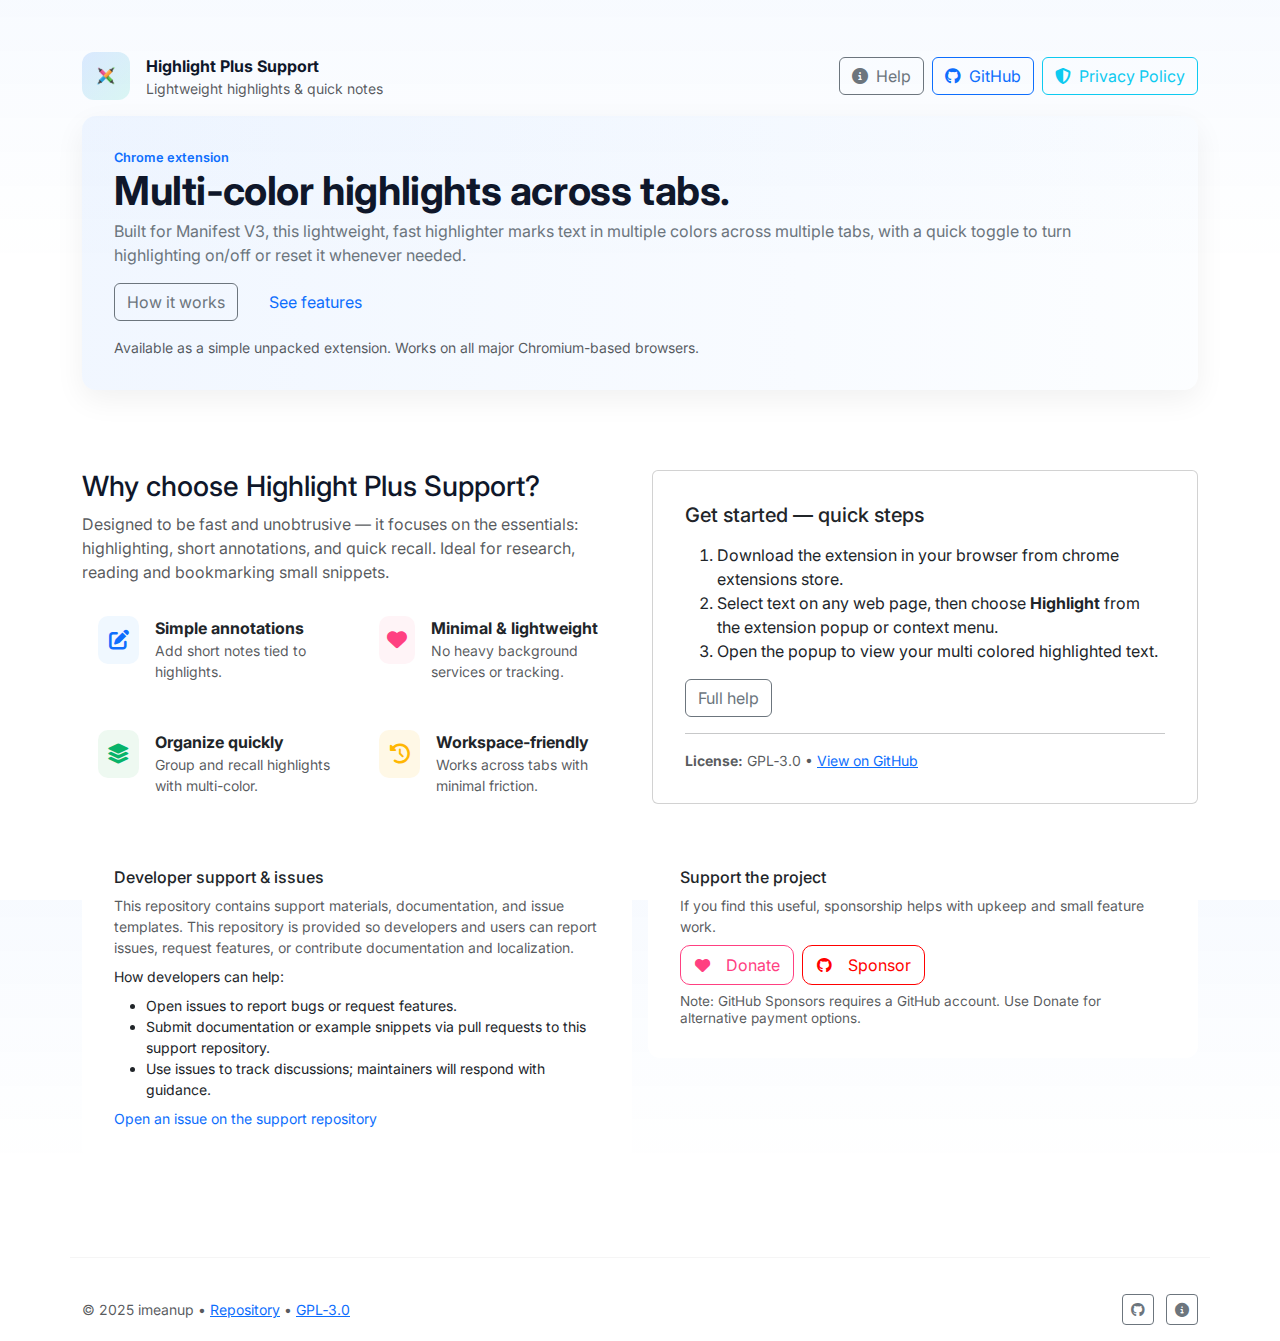
<file: docs/index.html>
<!doctype html>
<html lang="en">
<head>
    <meta charset="utf-8" />
    <meta name="viewport" content="width=device-width, initial-scale=1" />
    <meta name="theme-color" content="#0d6efd" />
    <title>Highlight Plus Support — Lightweight annotation & highlights</title>
    <meta name="description" content="Highlight Plus Support — a compact browser extension for highlighting, quick annotations and saving snippets." />

    <!-- Fonts & icons -->
    <link rel="preconnect" href="https://fonts.googleapis.com">
    <link rel="preconnect" href="https://fonts.gstatic.com" crossorigin>
    <link href="https://fonts.googleapis.com/css2?family=Inter:wght@300;400;600;700&display=swap" rel="stylesheet">
    <link href="https://cdnjs.cloudflare.com/ajax/libs/font-awesome/6.4.0/css/all.min.css" rel="stylesheet">
    <link rel="icon" type="image/png" sizes="19x19" href="assets/icons/19x19.png">
    

    <!-- Bootstrap CSS -->
    <link href="https://cdn.jsdelivr.net/npm/bootstrap@5.3.2/dist/css/bootstrap.min.css" rel="stylesheet">
    <link rel="stylesheet" href="css/home.css"/>
</head>
<body>
    <header class="site-header">
        <div class="container">
        <div class="d-flex align-items-center justify-content-between mb-3">
            <div class="d-flex align-items-center gap-3">
            <div class="brand-icon" aria-hidden="false">
                <img src="assets/src/48x48.png" alt="Highlight Plus Support logo" class="brand-logo">
            </div>

            <div>
                <strong>Highlight Plus Support</strong>
                <div class="text-muted small">Lightweight highlights & quick notes</div>
            </div>
            </div>
            <div class="d-flex align-items-center gap-2">
            <a class="btn btn-outline-secondary" href="help.html" aria-label="Open help guide"><i class="fa-solid fa-circle-info me-2"></i>Help</a>
            <a class="btn btn-outline-primary" href="https://github.com/imeanup/highlighter-support" aria-label="Open GitHub repository"><i class="fa-brands fa-github me-2"></i>GitHub</a>
            <a class="btn btn-outline-info" href="https://imeanup.github.io/highlighter-support/privacy-policy.html" aria-label="Privacy Policy"><i class="fa-solid fa-shield-halved me-2"></i>Privacy Policy</a>

            </div>
        </div>

        <div class="hero">
            <div style="flex:1;min-width:220px">
            <div class="kicker">Chrome extension</div>
            <h1>Multi‑color highlights across tabs.</h1>
            <p class="lead-muted">Built for Manifest V3, this lightweight, fast highlighter marks text in multiple colors across multiple tabs, with a quick toggle to turn highlighting on/off or reset it whenever needed.</p>

            <div class="d-flex align-items-center cta-row mt-3">
                <a class="btn btn-outline-secondary" href="help.html">How it works</a>
                <a class="btn btn-link text-decoration-none ms-2" href="#features">See features</a>
            </div>

            <div class="mt-3 text-muted small">Available as a simple unpacked extension. Works on all major Chromium-based browsers.</div>
            </div>

            <div class="d-none d-md-block text-center" aria-hidden="true">
            </div>
        </div>

        </div>
    </header>

    <main class="container py-5">
        <section id="features" class="mb-4">
        <div class="row align-items-start g-4">
            <div class="col-12 col-lg-6">
            <h2 class="h3 mb-2">Why choose Highlight Plus Support?</h2>
            <p class="text-muted">Designed to be fast and unobtrusive — it focuses on the essentials: highlighting, short annotations, and quick recall. Ideal for research, reading and bookmarking small snippets.</p>

            <div class="grid-features mt-3">
                <div class="card p-3 feature-card">
                <div class="d-flex align-items-start gap-3">
                    <div class="fa-stack" style="background:#f0f8ff;padding:8px;color:var(--accent)"><i class="fa-solid fa-pen-to-square fa-lg"></i></div>
                    <div>
                    <strong>Simple annotations</strong>
                    <div class="text-muted small">Add short notes tied to highlights.</div>
                    </div>
                </div>
                </div>

                <div class="card p-3 feature-card">
                <div class="d-flex align-items-start gap-3">
                    <div class="fa-stack" style="background:#fff4f7;padding:8px;color:var(--sponsor)"><i class="fa-solid fa-heart fa-lg"></i></div>
                    <div>
                    <strong>Minimal & lightweight</strong>
                    <div class="text-muted small">No heavy background services or tracking.</div>
                    </div>
                </div>
                </div>

                <div class="card p-3 feature-card">
                <div class="d-flex align-items-start gap-3">
                    <div class="fa-stack" style="background:#eef9f1;padding:8px;color:#07b36a"><i class="fa-solid fa-fw fa-layer-group fa-lg"></i></div>
                    <div>
                    <strong>Organize quickly</strong>
                    <div class="text-muted small">Group and recall highlights with multi-color.</div>
                    </div>
                </div>
                </div>

                <div class="card p-3 feature-card">
                <div class="d-flex align-items-start gap-3">
                    <div class="fa-stack" style="background:#fff8e6;padding:8px;color:#ffb703"><i class="fa-solid fa-fw fa-clock-rotate-left fa-lg"></i></div>
                    <div>
                    <strong>Workspace-friendly</strong>
                    <div class="text-muted small">Works across tabs with minimal friction.</div>
                    </div>
                </div>
                </div>
            </div>
            </div>

            <aside class="col-12 col-lg-6">
            <div class="card p-3 h-100">
                <div class="card-body">
                <h3 class="h5">Get started — quick steps</h3>
                <ol class="mt-3">
                    <li>Download the extension in your browser from chrome extensions store.</li>
                    <li>Select text on any web page, then choose <strong>Highlight</strong> from the extension popup or context menu.</li>
                    <li>Open the popup to view your multi colored highlighted text.</li>
                </ol>

                <div id="get-started" class="mt-3">
                    <a class="btn btn-outline-secondary" href="help.html">Full help</a>
                </div>

                <hr>

                <div class="small text-muted">
                    <strong>License:</strong> GPL‑3.0 • <a href="https://github.com/imeanup/highlighter-support/blob/main/LICENSE">View on GitHub</a>
                </div>
                </div>
            </div>
            </aside>
        </div>
        </section>

        <section class="mt-4">
        <div class="row g-3">
            <div class="col-12 col-md-6">
            <div class="card feature-card p-3">
                <div class="card-body">
                    <h4 class="h6">Developer support & issues</h4>
                    <p class="text-muted small mb-2">This repository contains support materials, documentation, and issue templates. This repository is provided so developers and users can report issues, request features, or contribute documentation and localization.</p>
                    <p class="small mb-2">How developers can help:</p>
                    <ul class="small mb-2">
                        <li>Open issues to report bugs or request features.</li>
                        <li>Submit documentation or example snippets via pull requests to this support repository.</li>
                        <li>Use issues to track discussions; maintainers will respond with guidance.</li>
                    </ul>
                    <div class = "small">
                        <a href="https://github.com/imeanup/highlighter-support/issues"
                            class="text-decoration-none">Open an issue on the support repository
                        </a>
                    </div>
                </div>
            </div>
            </div>

            <div class="col-12 col-md-6">
                <div class="card feature-card p-3">
                    <div class="card-body">
                        <h4 class="h6">Support the project</h4>
                        <p class="text-muted small mb-2">If you find this useful, sponsorship helps with upkeep and small feature work.</p>
                        <div class="support-buttons d-flex flex-wrap align-items-center gap-2">

                            <a class="btn btn-sponsor btn-sponsor-sp" href="donate.html" aria-label="Donate">
                                <i class="fa-solid fa-heart me-2" aria-hidden="true"></i>
                                <span class="label">Donate</span>
                                <span class="hover-text" aria-hidden="true">Donate</span>
                            </a>
                        
                            <a class="btn btn-sponsor btn-sponsor-gh" href="https://github.com/sponsors/imeanup"
                                aria-label="Sponsor via GitHub" title="Sponsor on GitHub (requires a GitHub account)">
                                <i class="fa-brands fa-github me-2" aria-hidden="true"></i>
                                <span class="label">Sponsor</span>
                                <span class="hover-text"><i aria-hidden="true"></i>GitHub Sponsor</span>
                            </a>
                        </div>

                        <p class="sponsor-note small text-muted mt-2 mb-0">
                            Note: GitHub Sponsors requires a GitHub account. Use Donate for alternative payment options.
                        </p>
                    </div>
                </div>
            </div>
        </div>
        </section>
    </main>

    <footer class="footer container">
        <div class="d-flex flex-column flex-md-row justify-content-between align-items-center py-3">
        <div class="small text-muted">© 2025 imeanup • <a href="https://github.com/imeanup/highlighter-support">Repository</a> • <a href="https://github.com/imeanup/highlighter-support/blob/main/LICENSE">GPL‑3.0</a></div>
        <div class="mt-2 mt-md-0">
            <a class="btn btn-sm btn-outline-secondary me-2" href="https://github.com/imeanup/highlighter-support" aria-label="GitHub"><i class="fa-brands fa-github"></i></a>
            <a class="btn btn-sm btn-outline-secondary" href="help.html" aria-label="Help"><i class="fa-solid fa-circle-info"></i></a>
        </div>
        </div>
    </footer>

    <script src="https://cdn.jsdelivr.net/npm/bootstrap@5.3.2/dist/js/bootstrap.bundle.min.js"></script>
    <script>
        (function(){
            if (window.matchMedia('(prefers-reduced-motion: reduce)').matches) return;
            document.querySelectorAll('.feature-card').forEach(el=>{
                el.style.transition = 'transform .18s ease, box-shadow .18s ease';
            });
        })();

        (function () {
            if (!('ontouchstart' in window)) return;
            document.querySelectorAll('.btn-sponsor').forEach(btn => {
            btn.addEventListener('touchstart', function (ev) {
                this.classList.add('hovered');
            }, { passive: true });
            btn.addEventListener('touchend', function (ev) {
                setTimeout(() => this.classList.remove('hovered'), 700);
            }, { passive: true });
            });
        })();
    </script>
</body>
</html>
</file>
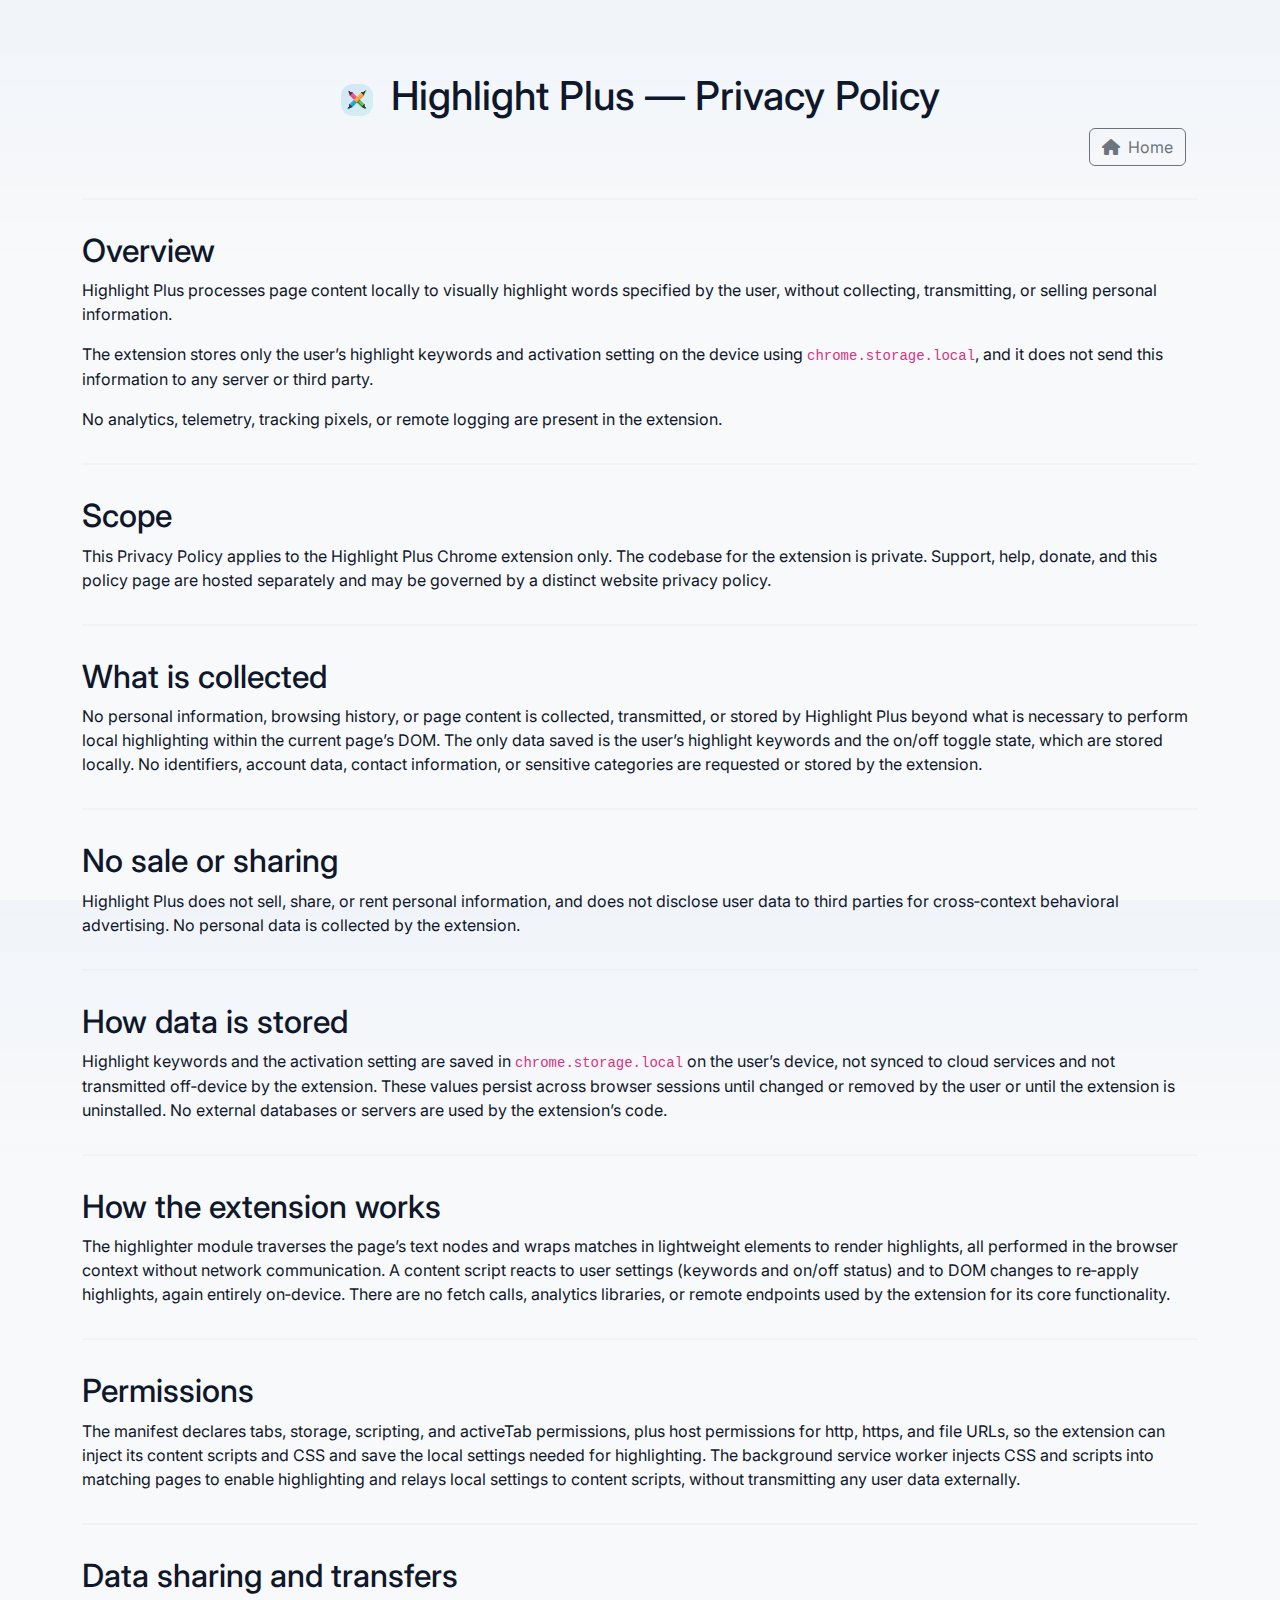
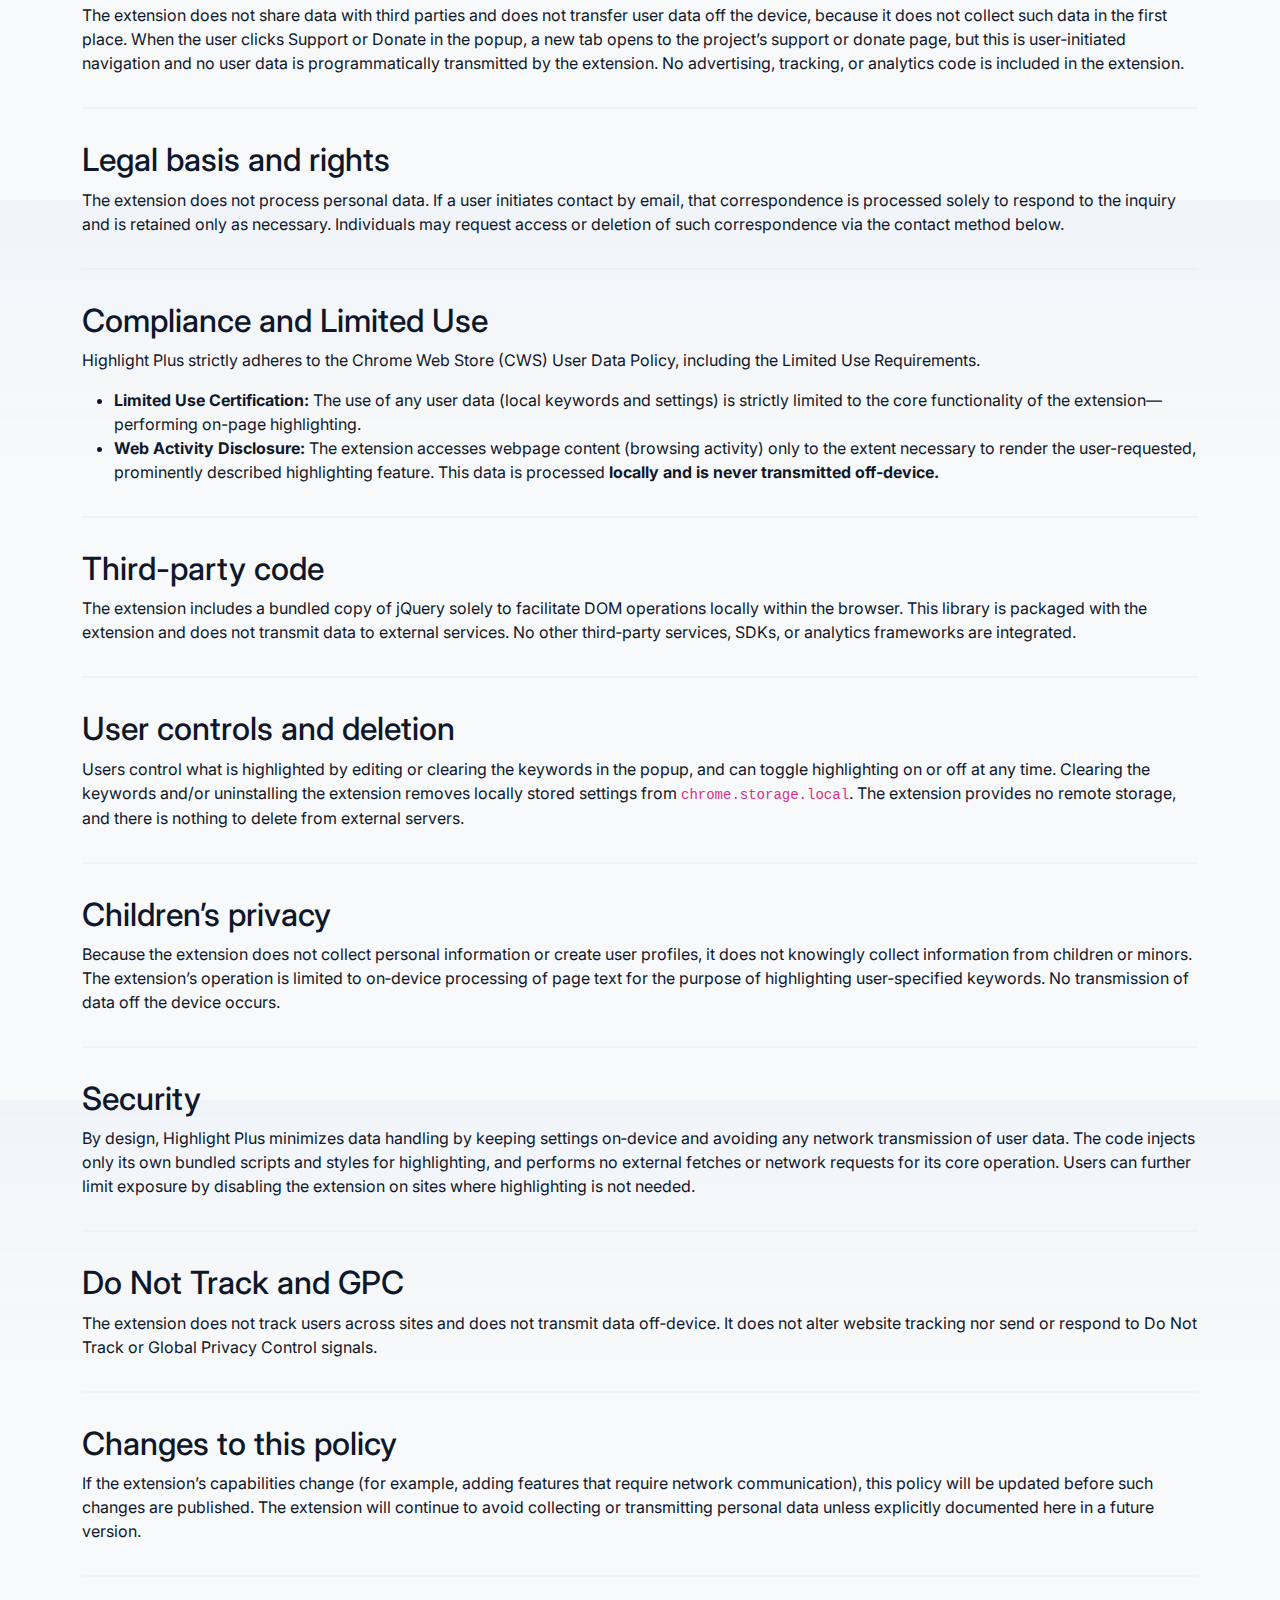
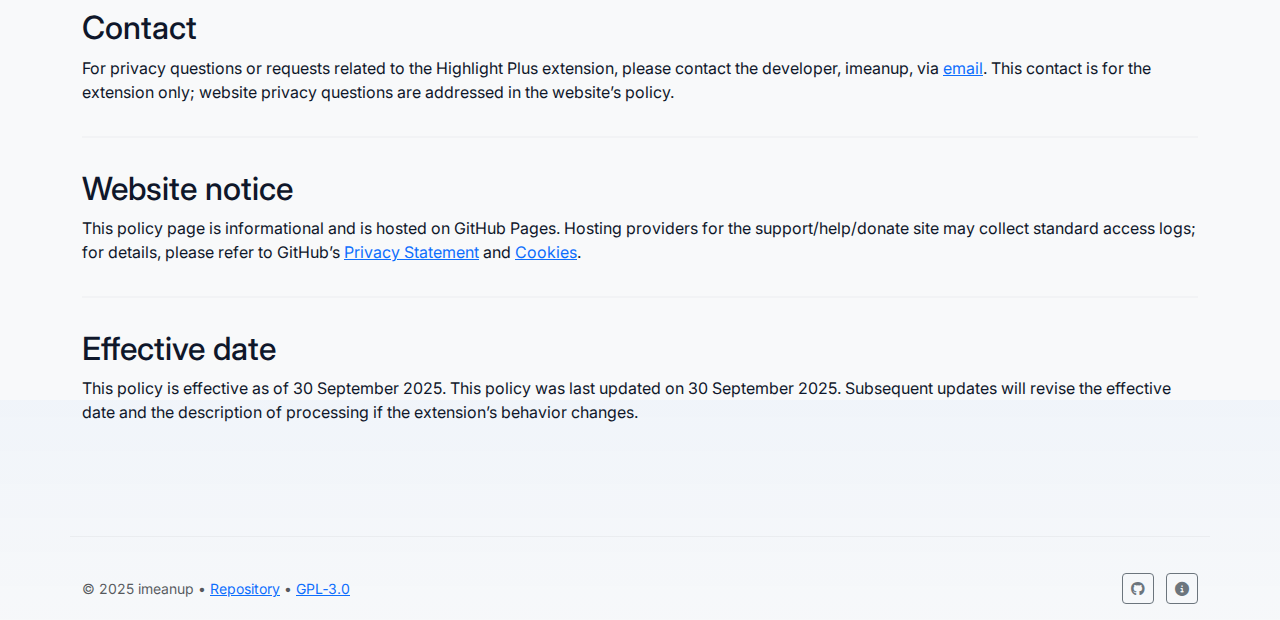
<file: docs/privacy-policy.html>
<!DOCTYPE html>
<html lang="en">
    <head> 
        <meta charset="UTF-8"/> 
        <meta name="viewport" content="width=device-width, initial-scale=1.0"> 
        <meta name="theme-color" content="#0d6efd"/> 
        <title>Highlight Plus — Privacy Policy</title> 
        <meta name="description" content="Highlight Plus privacy policy: on‑device highlighting, no personal data collection, no sale or sharing."/> 
        <meta name="robots" content="index,follow">
        <link rel="canonical" href="https://imeanup.github.io/highlighter-support/privacy.html">

        <!-- Favicon -->
        <link rel="icon" type="image/png" sizes="19x19" href="assets/icons/19x19.png"> 
            
        <!-- Fonts & icons --> 
        <link rel="preconnect" href="https://fonts.googleapis.com" crossorigin> 
        <link rel="preconnect" href="https://fonts.gstatic.com" crossorigin> 
        <link href="https://fonts.googleapis.com/css2?family=Inter:wght@300;400;600;700&display=swap" rel="stylesheet"> 
            
        <!-- Font Awesome (single include) -->
        <link href="https://cdnjs.cloudflare.com/ajax/libs/font-awesome/6.4.0/css/all.min.css" rel="stylesheet">

        <!-- Bootstrap CSS (with SRI) --> 
        <link href="https://cdn.jsdelivr.net/npm/bootstrap@5.3.3/dist/css/bootstrap.min.css"
            rel="stylesheet"
            integrity="sha384-QWTKZyjpPEjISv5WaRU9OFeRpok6YctnYmDr5pNlyT2bRjXh0JMhjY6hW+ALEwIH"
            crossorigin="anonymous">

        <!-- Site CSS -->
        <link rel="stylesheet" href="css/home.css">

        <style>
        body {
            background-color: #f8f9fa;
            font-family: 'Inter', system-ui, -apple-system, Segoe UI, Roboto, Helvetica, Arial, sans-serif;
        }
        h1, h2, h3 {
            margin-top: 1.5rem;
        }
        .section-divider {
            border-top: 2px solid #dee2e6;
            margin: 2rem 0;
        }
        .brand-icon {
            width: 32px;
            height: 32px;
            vertical-align: middle;
            margin-right: .5rem;
        }
        main:focus {
            outline: 3px solid #0d6efd;
            outline-offset: 4px;
        }
        .skip-link {
            position: absolute;
            left: -999px;
            top: -999px;
        }
        .skip-link:focus {
            left: 1rem;
            top: 1rem;
            z-index: 1000;
            background: #0d6efd;
            color: #fff;
            padding: .5rem .75rem;
            border-radius: .25rem;
            text-decoration: none;
        }
        </style>
    </head>
    <body>
        <a class="skip-link" href="#content">Skip to content</a>
        <main id="content" class="container py-5" role="main">
        <header class="mb-4 text-center" role="banner">
            <h1>
            <img src="assets/src/48x48.png" alt="" class="brand-icon" aria-hidden="true" />
            Highlight Plus — Privacy Policy
            </h1>
            <div class="container">
            <div class="d-flex align-items-center justify-content-between mb-3">
                <div class="d-flex align-items-center gap-3"></div>
                <div class="d-flex align-items-center gap-2">
                <a class="btn btn-outline-secondary" href="index.html" aria-label="Go home">
                    <i class="fa-solid fa-house me-2" aria-hidden="true"></i>Home
                </a>
                </div>
            </div>
            </div>
        </header>

        <hr class="section-divider">

        <section aria-labelledby="overview">
            <h2 id="overview">Overview</h2>
            <p>
            Highlight Plus processes page content locally to visually highlight words specified by the user, without collecting, transmitting, or selling personal information.
            </p>
            <p>
            The extension stores only the user’s highlight keywords and activation setting on the device using <code>chrome.storage.local</code>, and it does not send this information to any server or third party.
            </p>
            <p>
            No analytics, telemetry, tracking pixels, or remote logging are present in the extension.
            </p>
        </section>

        <hr class="section-divider">

        <section aria-labelledby="scope">
            <h2 id="scope">Scope</h2>
            <p>
            This Privacy Policy applies to the Highlight Plus Chrome extension only. The codebase for the extension is private. Support, help, donate, and this policy page are hosted separately and may be governed by a distinct website privacy policy.
            </p>
        </section>

        <hr class="section-divider">

        <section aria-labelledby="collection">
            <h2 id="collection">What is collected</h2>
            <p>
            No personal information, browsing history, or page content is collected, transmitted, or stored by Highlight Plus beyond what is necessary to perform local highlighting within the current page’s DOM. The only data saved is the user’s highlight keywords and the on/off toggle state, which are stored locally. No identifiers, account data, contact information, or sensitive categories are requested or stored by the extension.
            </p>
        </section>

        <hr class="section-divider">

        <section aria-labelledby="nosale">
            <h2 id="nosale">No sale or sharing</h2>
            <p>
            Highlight Plus does not sell, share, or rent personal information, and does not disclose user data to third parties for cross‑context behavioral advertising. No personal data is collected by the extension.
            </p>
        </section>

        <hr class="section-divider">

        <section aria-labelledby="storage">
            <h2 id="storage">How data is stored</h2>
            <p>
            Highlight keywords and the activation setting are saved in <code>chrome.storage.local</code> on the user’s device, not synced to cloud services and not transmitted off‑device by the extension. These values persist across browser sessions until changed or removed by the user or until the extension is uninstalled. No external databases or servers are used by the extension’s code.
            </p>
        </section>

        <hr class="section-divider">

        <section aria-labelledby="howitworks">
            <h2 id="howitworks">How the extension works</h2>
            <p>
            The highlighter module traverses the page’s text nodes and wraps matches in lightweight elements to render highlights, all performed in the browser context without network communication. A content script reacts to user settings (keywords and on/off status) and to DOM changes to re‑apply highlights, again entirely on‑device. There are no fetch calls, analytics libraries, or remote endpoints used by the extension for its core functionality.
            </p>
        </section>
                
        <hr class="section-divider">

        <section aria-labelledby="permissions">
            <h2 id="permissions">Permissions</h2>
            <p>
            The manifest declares tabs, storage, scripting, and activeTab permissions, plus host permissions for http, https, and file URLs, so the extension can inject its content scripts and CSS and save the local settings needed for highlighting. The background service worker injects CSS and scripts into matching pages to enable highlighting and relays local settings to content scripts, without transmitting any user data externally. 
            </p>
        </section>
                
        <hr class="section-divider">

        <section aria-labelledby="sharing">
            <h2 id="sharing">Data sharing and transfers</h2>
            <p>
            The extension does not share data with third parties and does not transfer user data off the device, because it does not collect such data in the first place. When the user clicks Support or Donate in the popup, a new tab opens to the project’s support or donate page, but this is user‑initiated navigation and no user data is programmatically transmitted by the extension. No advertising, tracking, or analytics code is included in the extension.
            </p>
        </section>

        <hr class="section-divider">

        <section aria-labelledby="legal">
            <h2 id="legal">Legal basis and rights</h2>
            <p>
            The extension does not process personal data. If a user initiates contact by email, that correspondence is processed solely to respond to the inquiry and is retained only as necessary. Individuals may request access or deletion of such correspondence via the contact method below.
            </p>     
        </section>

        <hr class="section-divider">

        <section aria-labelledby="compliance">
            <h2 id="compliance">Compliance and Limited Use</h2>
                <p>
                Highlight Plus strictly adheres to the Chrome Web Store (CWS) User Data Policy, including the Limited Use Requirements.
                </p>
                <ul>
                    <li><strong>Limited Use Certification:</strong> The use of any user data (local keywords and settings) is strictly limited to the core functionality of the extension—performing on-page highlighting.</li>
                    <li><strong>Web Activity Disclosure:</strong> The extension accesses webpage content (browsing activity) only to the extent necessary to render the user-requested, prominently described highlighting feature. This data is processed <b>locally and is never transmitted off-device.</b></li>
                </ul>
        </section>
        <hr class="section-divider">

        <section aria-labelledby="thirdparty">
            <h2 id="thirdparty">Third-party code</h2>
            <p>
            The extension includes a bundled copy of jQuery solely to facilitate DOM operations locally within the browser. This library is packaged with the extension and does not transmit data to external services. No other third‑party services, SDKs, or analytics frameworks are integrated.
            </p>
        </section>

        <hr class="section-divider">

        <section aria-labelledby="controls">
            <h2 id="controls">User controls and deletion</h2>
            <p>
            Users control what is highlighted by editing or clearing the keywords in the popup, and can toggle highlighting on or off at any time. Clearing the keywords and/or uninstalling the extension removes locally stored settings from <code>chrome.storage.local</code>. The extension provides no remote storage, and there is nothing to delete from external servers.
            </p>
        </section>

        <hr class="section-divider">

        <section aria-labelledby="children">
            <h2 id="children">Children’s privacy</h2>
            <p>
            Because the extension does not collect personal information or create user profiles, it does not knowingly collect information from children or minors. The extension’s operation is limited to on‑device processing of page text for the purpose of highlighting user‑specified keywords. No transmission of data off the device occurs.
            </p>
        </section>

        <hr class="section-divider">

        <section aria-labelledby="security">
            <h2 id="security">Security</h2>
            <p>
            By design, Highlight Plus minimizes data handling by keeping settings on‑device and avoiding any network transmission of user data. The code injects only its own bundled scripts and styles for highlighting, and performs no external fetches or network requests for its core operation. Users can further limit exposure by disabling the extension on sites where highlighting is not needed.
            </p>
        </section>

        <hr class="section-divider">

        <section aria-labelledby="dnt">
            <h2 id="dnt">Do Not Track and GPC</h2>
            <p>
            The extension does not track users across sites and does not transmit data off‑device. It does not alter website tracking nor send or respond to Do Not Track or Global Privacy Control signals.
            </p> 
        </section>
                
        <hr class="section-divider">

        <section aria-labelledby="changes">
            <h2 id="changes">Changes to this policy</h2>
            <p>
            If the extension’s capabilities change (for example, adding features that require network communication), this policy will be updated before such changes are published. The extension will continue to avoid collecting or transmitting personal data unless explicitly documented here in a future version.
            </p>
        </section>

        <hr class="section-divider">

        <section aria-labelledby="contact">
            <h2 id="contact">Contact</h2>
            <p>
            For privacy questions or requests related to the Highlight Plus extension, please contact the developer, imeanup, via <a href="mailto:highlighterplus@gmail.com">email</a>. This contact is for the extension only; website privacy questions are addressed in the website’s policy.
            </p>
        </section>

        <hr class="section-divider">

        <section aria-labelledby="website">
            <h2 id="website">Website notice</h2>
            <p>
            This policy page is informational and is hosted on GitHub Pages. Hosting providers for the support/help/donate site may collect standard access logs; for details, please refer to GitHub’s <a href="https://docs.github.com/site-policy/privacy-policies/github-privacy-statement" target="_blank" rel="noopener noreferrer">Privacy Statement</a> and <a href="https://docs.github.com/en/site-policy/privacy-policies/github-cookies" target="_blank" rel="noopener noreferrer">Cookies</a>.
            </p>
        </section>
                
        <hr class="section-divider">

        <section aria-labelledby="effective">
            <h2 id="effective">Effective date</h2>
            <p>
            This policy is effective as of 30 September 2025. This policy was last updated on 30 September 2025. Subsequent updates will revise the effective date and the description of processing if the extension’s behavior changes.
            </p>
        </section>
        </main>

        <footer class="footer container" role="contentinfo">
        <div class="d-flex flex-column flex-md-row justify-content-between align-items-center py-3">
            <div class="small text-muted">
            © 2025 imeanup • 
            <a href="https://github.com/imeanup/highlighter-support" target="_blank" rel="noopener noreferrer">Repository</a> • 
            <a href="https://github.com/imeanup/highlighter-support/blob/main/LICENSE" target="_blank" rel="noopener noreferrer">GPL‑3.0</a>
            </div>
            <div class="mt-2 mt-md-0">
            <a class="btn btn-sm btn-outline-secondary me-2" href="https://github.com/imeanup/highlighter-support" target="_blank" rel="noopener noreferrer" aria-label="GitHub">
                <i class="fa-brands fa-github" aria-hidden="true"></i>
            </a>
            <a class="btn btn-sm btn-outline-secondary" href="help.html" aria-label="Help">
                <i class="fa-solid fa-circle-info" aria-hidden="true"></i>
            </a>
            </div>
        </div>
        </footer>
    </body>
</html>
</file>
<file: docs/css/home.css>
:root{
    --bg: #ffffff;
    --card: #fbfdff;
    --text: #0f172a;
    --muted: #6c757d;
    --accent: #0d6efd;
    --sponsor: #ff4081;
    --sponsor-bg: #fff0f6;
    --radius: 14px;
    --glass: rgba(255,255,255,0.6);
}

/* 
@media (prefers-color-scheme: dark){
:root{
    --bg: #071025;
    --card: #071427;
    --text: #e6eef8;
    --muted: #98a1b2;
    --accent: #66b2ff;
    --sponsor-bg: rgba(255,64,129,0.07);
    }
} 
*/

html,body{
    height:100%;
}
body{
    font-family: 'Inter', system-ui, -apple-system, 'Segoe UI', Roboto, 'Helvetica Neue', Arial;
    background: linear-gradient(180deg, rgba(13,110,253,0.03), transparent 30%), var(--bg);
    color:var(--text);
    -webkit-font-smoothing:antialiased;
    -moz-osx-font-smoothing:grayscale;
    line-height:1.5;
}

header.site-header{
    padding:3.25rem 0 2rem;
}

.hero{
    background: linear-gradient(90deg, rgba(13,110,253,0.06), rgba(102,178,255,0.02));
    border-radius: var(--radius);
    padding:2rem;
    box-shadow: 0 10px 30px rgba(2,6,23,0.06);
    display:flex;
    gap:1.5rem;
    align-items:center;
}

.hero h1{
    font-weight:700;
    letter-spacing:-0.01em;
    margin-bottom:0.25rem}

.lead-muted{
    color:var(--muted);
    margin-bottom:1rem
}

.btn-sponsor{
    border: 1.6px solid var(--sponsor);
    background: transparent;
    color: var(--sponsor);
    padding:0.45rem 0.85rem;
    border-radius:10px;
    transition: all .12s ease, color .12s ease, transform .08s ease;
    position: relative;
    display: inline-flex;
    align-items: center;
    gap: .5rem;
    white-space: nowrap;
    cursor: pointer;
}

.btn-sponsor .label {
    display: inline-flex;
    align-items: center;
    gap: .25rem;
}

.btn-sponsor .hover-text {
    display: none;
    align-items: center;
    gap: .25rem;
}

.btn-sponsor:hover .label,
.btn-sponsor:focus .label,
.btn-sponsor.hovered .label {
    display: none;
}

.btn-sponsor:hover .hover-text,
.btn-sponsor:focus .hover-text,
.btn-sponsor.hovered .hover-text {
    display: inline-flex;
}

.btn-sponsor:hover,
.btn-sponsor:focus,
.btn-sponsor.hovered {
    transform: translateY(-2px);
}

.btn-sponsor-sp {
    border: 1.6px solid var(--sponsor);
    background: transparent;
    color: var(--sponsor);
}

.btn-sponsor-sp:focus,
.btn-sponsor-sp:hover,
.btn-sponsor-sp.hovered {
    color: #fff;
    background: #ff4081;
}
.btn-sponsor-gh {
    border-color: #ff0000;
    color: #ff0000;
    background: transparent;
}

.btn-sponsor-gh:hover,
.btn-sponsor-gh:focus,
.btn-sponsor-gh.hovered {
    background: rgba(25, 135, 84, 1);
    color: #fff;
}

.btn-sponsor .fa-github, 
.btn-sponsor .fa-heart {
    font-size: 0.95rem;
}

.sponsor-note {
    line-height: 1.2;
    margin-top: .5rem;
    color: var(--muted);
    font-size: .85rem;
}

.support-buttons {
    gap: .5rem;
}

.btn-sponsor:focus-visible {
    outline: none;
    box-shadow: 0 0 0 4px rgba(13,110,253,0.12);
    border-radius: 8px;
}

.sponsor-note {
    line-height: 1.2;
    margin-top: .5rem;
    color: #6c757d;
    font-size: .85rem;
}

.support-buttons {
    gap: .5rem;
}


.feature-card {
    border:none;
    border-radius:12px;
    transition:transform .18s ease, box-shadow .18s ease
}

.feature-card:hover {
    transform:translateY(-6px);
    box-shadow:0 18px 36px rgba(2,6,23,0.06)
}

.card .fa-stack {
    width:48px;
    height:48px;
    border-radius:10px;
    display:inline-flex;
    align-items:center;
    justify-content:center
}

.kicker {
    font-weight:600;
    color:var(--accent);
    font-size:.8rem
}

.cta-row{
    gap:.6rem
}

.grid-features {
    display:grid;
    grid-template-columns:repeat(auto-fit,minmax(220px,1fr));
    gap:1rem
}

.footer{
    border-top:1px solid rgba(0,0,0,0.04);
    margin-top:3rem;
    padding-top:1.25rem;
    color:var(--muted);
}

:focus {
    outline: none
}

a:focus, button:focus {
    box-shadow:0 0 0 4px rgba(13,110,253,0.12);
    border-radius:8px
}


.mock-visual{
    width:100%;
    max-width:420px;
    border-radius:12px;
    overflow:hidden;
    background:linear-gradient(180deg,#fff,#f6fbff);
    display:block
}

@media (max-width:767px) {
    .hero{
        flex-direction:column
    }
}

pre.code-sample{
    background:rgba(11,20,40,0.03);
    padding:0.75rem;
    border-radius:8px;
    font-size:0.9rem
}

.brand-icon{
    width:48px;
    height:48px;
    border-radius:12px;
    display:inline-flex;
    align-items:center;
    justify-content:center;
    background: linear-gradient(135deg,#0d6efd22,#00c9a722);
    overflow:hidden;
}

.brand-icon .brand-logo{
    width:28px;
    height:28px;
    object-fit:contain;
    display:block;
}

.brand-icon:focus-within,
.brand-icon:hover{
    transform: translateY(-2px);
}

.inline-logo {
    width: 24px;
    height: 24px;
    display: inline-block;
    object-fit: contain;
    vertical-align: middle;
    margin-right: 0.5rem;
    background: none;
    border: 0;
    padding: 0;
} 

a.btn-sponsor-gh,
a.btn-sponsor-gh:link,
a.btn-sponsor-gh:visited {
    border-color: #ff0000;
    color: #ff0000;
    background: transparent;
}

a.btn-sponsor-gh:hover,
a.btn-sponsor-gh:focus,
a.btn-sponsor-gh.hovered,
a.btn-sponsor-gh:active,
a.btn-sponsor-gh:focus-visible {
    background: rgba(25,135,84,1) !important;
    border-color: rgba(25,135,84,1) !important;
    color: #ffffff !important;
    -webkit-text-fill-color: #ffffff !important;
    transform: translateY(-2px);
    box-shadow: none;
}
</file>
